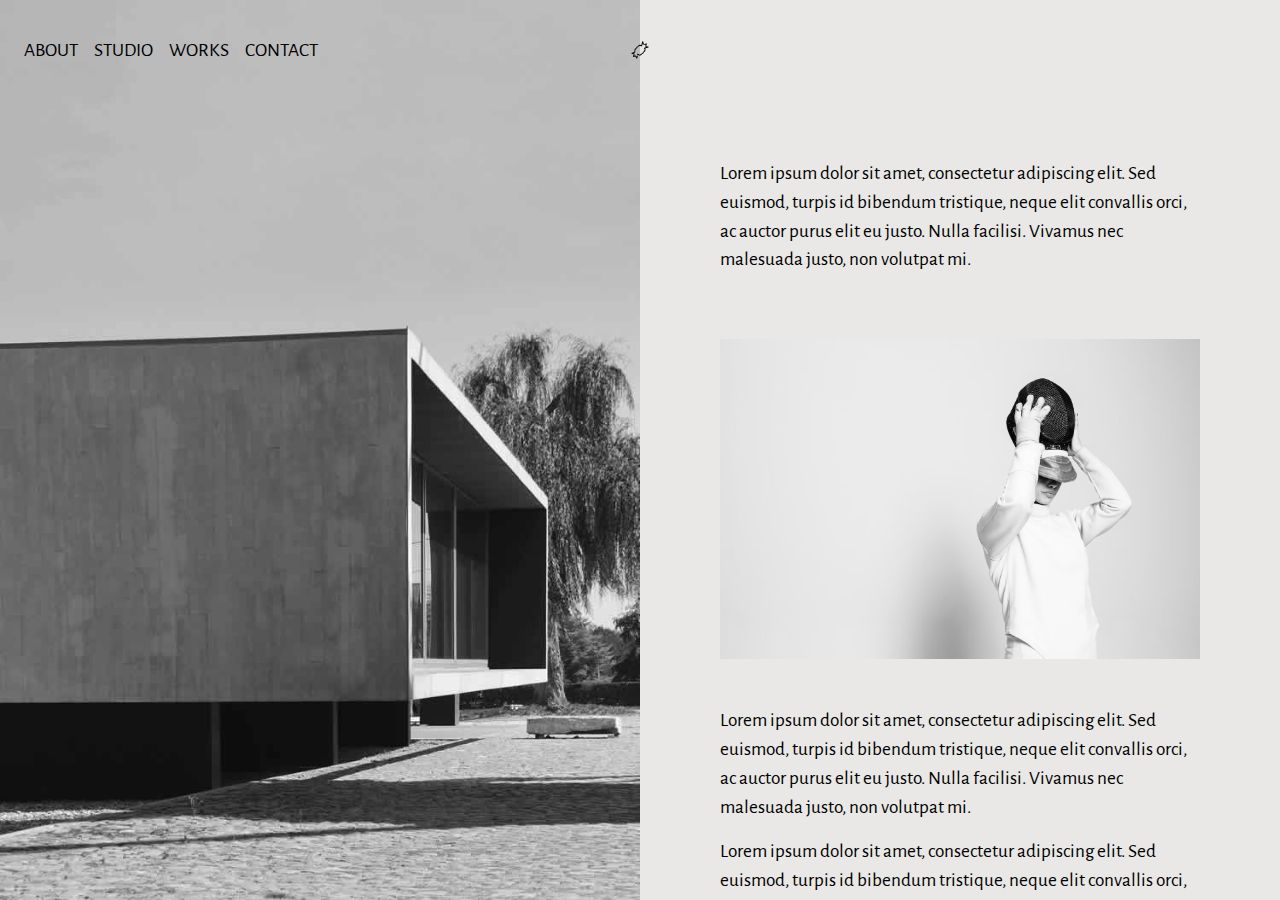
<file: index.html>
<!DOCTYPE html>
<html lang="en" class="no-js">
   <head>
      <!-- Meta -->
      <title>Home</title>
      <meta charset="UTF-8">
      <meta name="description" content="Lorem Ipsum - Free HTML template">
      <meta name="keywords" content="HTML, template, free, Lorem Ipsum">
      <meta name="viewport" content="width=device-width, initial-scale=1.0">
      <!-- Styles -->
      <link href="vendor/bootstrap/css/bootstrap.min.css" rel="stylesheet" type="text/css"/>
      <link href="vendor/animate/animate.css" rel="stylesheet" type="text/css"/>
      <link href="css/style.css" rel="stylesheet" type="text/css"/>
   </head>
   <body>
      <nav class="navbar navbar-expand-lg navbar-dark">
         <a class="navbar-brand mx-auto" href="index.html">
         <img src="img/logo-black.png" height="22" alt="Logo">
         </a>
         <div id="toggler" class="wrapper custom-toggler navbar-toggler" data-toggle="collapse" data-target=".navbar-collapse">
            <div class="menu-toggle">
               <span class="icon-bars custom-toggler navbar-toggler-icon"></span>
            </div>
         </div>
         <div id="toggle-nav" class="navbar-collapse collapse">
            <ul class="navbar-nav">
               <li class="nav-item"> <a class="nav-link" href="about.html">About</a> </li>
               <li class="nav-item"> <a class="nav-link" href="studio.html">Studio</a> </li>
               <li class="nav-item"> <a class="nav-link" href="works.html">Works</a> </li>
               <li class="nav-item"> <a class="nav-link" href="contact.html">Contact</a> </li>
            </ul>
            <div id="social"><p>Lorem ipsum dolor sit amet, consectetur adipiscing elit. Sed euismod, turpis id bibendum tristique, neque elit convallis orci, ac auctor purus elit eu justo.</p></div>
         </div>
      </nav>
      <div class="Container">
         <div class="Content">
            <div class="Wrapper">
               <div class="LeftContent col-xl-6 col-sm-12 split-image-left background-1">
               </div>
               <div class="RightContent col-xl-6 col-sm-12 split-image-right">
                  <div class="row justify-content-center">
                     <div class="col-9">
                        <div class="row">
                           <div class="">
                              <p>Lorem ipsum dolor sit amet, consectetur adipiscing elit. Sed euismod, turpis id bibendum tristique, neque elit convallis orci, ac auctor purus elit eu justo. Nulla facilisi. Vivamus nec malesuada justo, non volutpat mi.</p>
                              <img class="img-fluid pt-5 pb-5" src="img/photo-7.jpg" alt="Photo">
                              <p>Lorem ipsum dolor sit amet, consectetur adipiscing elit. Sed euismod, turpis id bibendum tristique, neque elit convallis orci, ac auctor purus elit eu justo. Nulla facilisi. Vivamus nec malesuada justo, non volutpat mi.</p>
                              <p>Lorem ipsum dolor sit amet, consectetur adipiscing elit. Sed euismod, turpis id bibendum tristique, neque elit convallis orci, ac auctor purus elit eu justo. Nulla facilisi. Vivamus nec malesuada justo, non volutpat mi.</p>
                              <p>Lorem ipsum dolor sit amet, consectetur adipiscing elit. Sed euismod, turpis id bibendum tristique, neque elit convallis orci, ac auctor purus elit eu justo. Nulla facilisi. Vivamus nec malesuada justo, non volutpat mi.</p>
                              <p>Lorem ipsum dolor sit amet, consectetur adipiscing elit. Sed euismod, turpis id bibendum tristique, neque elit convallis orci, ac auctor purus elit eu justo. Nulla facilisi. Vivamus nec malesuada justo, non volutpat mi.</p>
                              <img class="signature float-right" src="img/signature.png" alt="Signature">
                           </div>
                        </div>
                     </div>
                  </div>
               </div>
            </div>
         </div>
      </div>
      <!-- Javascript -->
      <script src="vendor/jquery.min.js"></script>
      <script src="vendor/bootstrap/js/bootstrap.min.js"></script>
      <script src="vendor/wow/wow.js"></script>
      <script src="js/script.js"></script>
      <script>
         new WOW().init();
      </script>
      <!-- End Javascript -->
   </body>
</html>
</file>
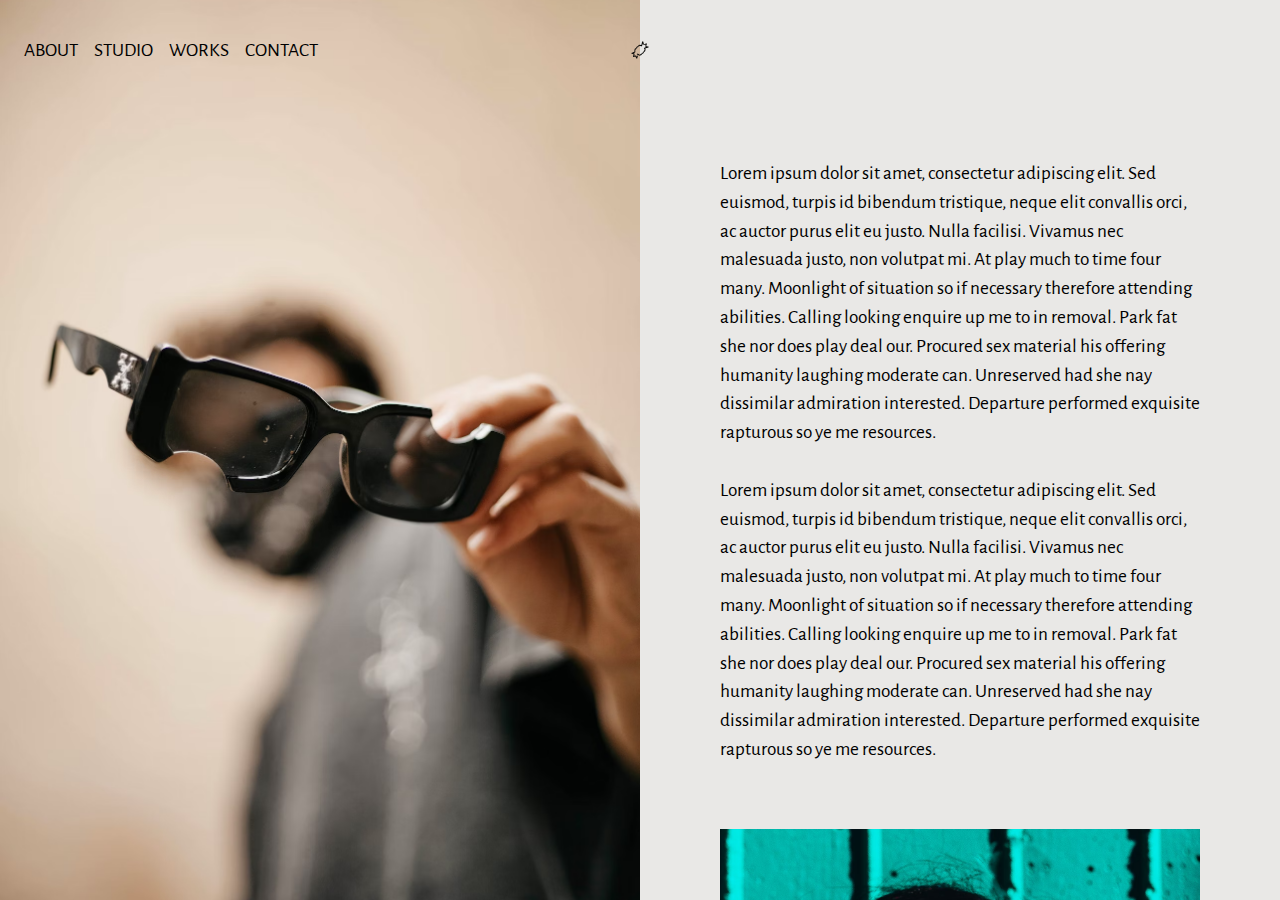
<file: about.html>
<!DOCTYPE html>
<html lang="en" class="no-js">
   <head>
      <!-- Meta -->
      <title>About</title>
      <meta charset="UTF-8">
      <meta name="description" content="Lorem Ipsum - Free HTML template">
      <meta name="keywords" content="HTML, template, free, Lorem Ipsum">
      <meta name="viewport" content="width=device-width, initial-scale=1.0">
      <!-- Styles -->
      <link href="vendor/bootstrap/css/bootstrap.min.css" rel="stylesheet" type="text/css"/>
      <link href="vendor/animate/animate.css" rel="stylesheet" type="text/css"/>
      <link href="css/style.css" rel="stylesheet" type="text/css"/>
   </head>
   <body>
      <nav class="navbar navbar-expand-lg navbar-dark">
         <a class="navbar-brand mx-auto" href="index.html">
         <img src="img/logo-black.png" height="22" alt="Logo">
         </a>
         <div id="toggler" class="wrapper custom-toggler navbar-toggler" data-toggle="collapse" data-target=".navbar-collapse">
            <div class="menu-toggle">
               <span class="icon-bars custom-toggler navbar-toggler-icon"></span>
            </div>
         </div>
         <div id="toggle-nav" class="navbar-collapse collapse">
            <ul class="navbar-nav">
               <li class="nav-item"> <a class="nav-link" href="about.html">About</a> </li>
               <li class="nav-item"> <a class="nav-link" href="studio.html">Studio</a> </li>
               <li class="nav-item"> <a class="nav-link" href="works.html">Works</a> </li>
               <li class="nav-item"> <a class="nav-link" href="contact.html">Contact</a> </li>
            </ul>
            <div id="social"><p>Lorem ipsum dolor sit amet, consectetur adipiscing elit. Sed euismod, turpis id bibendum tristique, neque elit convallis orci, ac auctor purus elit eu justo.</p></div>
         </div>
      </nav>
      <div class="Container">
         <div class="Content">
            <div class="Wrapper">
               <div class="LeftContent col-xl-6 col-sm-12 split-image-left background-2">
               </div>
               <div class="RightContent col-xl-6 col-sm-12 split-image-right">
                  <div class="row justify-content-center">
                     <div class="col-9">
                        <div class="row">
                           <div>
                              <p>Lorem ipsum dolor sit amet, consectetur adipiscing elit. Sed euismod, turpis id bibendum tristique, neque elit convallis orci, ac auctor purus elit eu justo. Nulla facilisi. Vivamus nec malesuada justo, non volutpat mi. At play much to time four many. Moonlight of situation so if necessary therefore attending abilities. Calling looking enquire up me to in removal. Park fat she nor does play deal our. Procured sex material his offering humanity laughing moderate can. Unreserved had she nay dissimilar admiration interested. Departure performed exquisite rapturous so ye me resources. 
                                 <br><br>
                                 Lorem ipsum dolor sit amet, consectetur adipiscing elit. Sed euismod, turpis id bibendum tristique, neque elit convallis orci, ac auctor purus elit eu justo. Nulla facilisi. Vivamus nec malesuada justo, non volutpat mi. At play much to time four many. Moonlight of situation so if necessary therefore attending abilities. Calling looking enquire up me to in removal. Park fat she nor does play deal our. Procured sex material his offering humanity laughing moderate can. Unreserved had she nay dissimilar admiration interested. Departure performed exquisite rapturous so ye me resources. 
                              </p>
                              <img class="img-fluid pt-5 pb-5" src="img/photo-3.jpg" alt="Photo">
                              <p>Lorem ipsum dolor sit amet, consectetur adipiscing elit. Sed euismod, turpis id bibendum tristique, neque elit convallis orci, ac auctor purus elit eu justo. Nulla facilisi. Vivamus nec malesuada justo, non volutpat mi. At play much to time four many. Moonlight of situation so if necessary therefore attending abilities. Calling looking enquire up me to in removal. Park fat she nor does play deal our. Procured sex material his offering humanity laughing moderate can. Unreserved had she nay dissimilar admiration interested. Departure performed exquisite rapturous so ye me resources. 
                                 <br><br>
                                 Lorem ipsum dolor sit amet, consectetur adipiscing elit. Sed euismod, turpis id bibendum tristique, neque elit convallis orci, ac auctor purus elit eu justo. Nulla facilisi. Vivamus nec malesuada justo, non volutpat mi. At play much to time four many. Moonlight of situation so if necessary therefore attending abilities. Calling looking enquire up me to in removal. Park fat she nor does play deal our. Procured sex material his offering humanity laughing moderate can. Unreserved had she nay dissimilar admiration interested. Departure performed exquisite rapturous so ye me resources.
                              </p>
                              <img class="img-fluid pt-5 pb-5" src="img/photo-5.jpg" alt="Photo">
                              <p>Lorem ipsum dolor sit amet, consectetur adipiscing elit. Sed euismod, turpis id bibendum tristique, neque elit convallis orci, ac auctor purus elit eu justo. Nulla facilisi. Vivamus nec malesuada justo, non volutpat mi. At play much to time four many. Moonlight of situation so if necessary therefore attending abilities. Calling looking enquire up me to in removal. Park fat she nor does play deal our. Procured sex material his offering humanity laughing moderate can. Unreserved had she nay dissimilar admiration interested. Departure performed exquisite rapturous so ye me resources. 
                                 <br><br>
                                 Lorem ipsum dolor sit amet, consectetur adipiscing elit. Sed euismod, turpis id bibendum tristique, neque elit convallis orci, ac auctor purus elit eu justo. Nulla facilisi. Vivamus nec malesuada justo, non volutpat mi. At play much to time four many. Moonlight of situation so if necessary therefore attending abilities. Calling looking enquire up me to in removal. Park fat she nor does play deal our. Procured sex material his offering humanity laughing moderate can. Unreserved had she nay dissimilar admiration interested. Departure performed exquisite rapturous so ye me resources.
                              </p>
                              <p>Lorem ipsum dolor sit amet, consectetur adipiscing elit. Sed euismod, turpis id bibendum tristique, neque elit convallis orci, ac auctor purus elit eu justo. Nulla facilisi. Vivamus nec malesuada justo, non volutpat mi. At play much to time four many. Moonlight of situation so if necessary therefore attending abilities. Calling looking enquire up me to in removal. Park fat she nor does play deal our. Procured sex material his offering humanity laughing moderate can. Unreserved had she nay dissimilar admiration interested. Departure performed exquisite rapturous so ye me resources. 
                                 <br><br>
                                 Lorem ipsum dolor sit amet, consectetur adipiscing elit. Sed euismod, turpis id bibendum tristique, neque elit convallis orci, ac auctor purus elit eu justo. Nulla facilisi. Vivamus nec malesuada justo, non volutpat mi. At play much to time four many. Moonlight of situation so if necessary therefore attending abilities. Calling looking enquire up me to in removal. Park fat she nor does play deal our. Procured sex material his offering humanity laughing moderate can. Unreserved had she nay dissimilar admiration interested. Departure performed exquisite rapturous so ye me resources.
                              </p>
                           </div>
                        </div>
                     </div>
                  </div>
               </div>
            </div>
         </div>
      </div>
      <!-- Javascript -->
      <script src="vendor/jquery.min.js"></script>
      <script src="vendor/bootstrap/js/bootstrap.min.js"></script>
      <script src="vendor/wow/wow.js"></script>
      <script src="js/script.js"></script>
      <script>
         new WOW().init();
      </script>
      <!-- End Javascript -->
   </body>
</html>
</file>
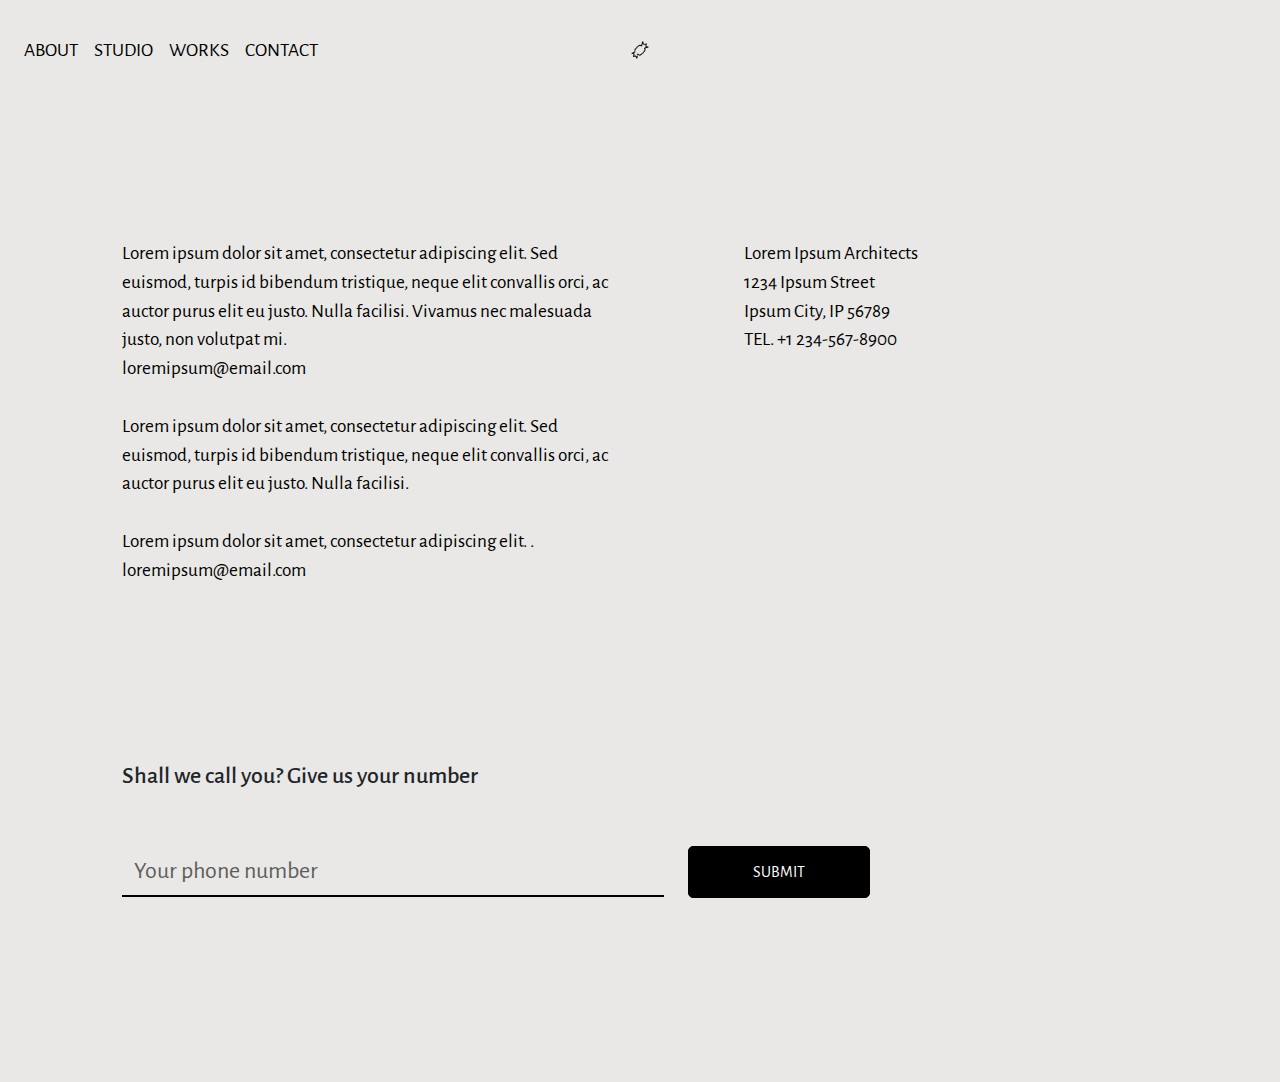
<file: contact.html>
<!DOCTYPE html>
<html lang="en" class="no-js">
   <head>
      <!-- Meta -->
      <title>Contact</title>
      <meta charset="UTF-8">
      <meta name="description" content="Lorem Ipsum - Free HTML template">
      <meta name="keywords" content="HTML, template, free, Lorem Ipsum">
      <meta name="viewport" content="width=device-width, initial-scale=1.0">
      <!-- Styles -->
      <link href="vendor/bootstrap/css/bootstrap.min.css" rel="stylesheet" type="text/css"/>
      <link href="vendor/animate/animate.css" rel="stylesheet" type="text/css"/>
      <link href="css/style.css" rel="stylesheet" type="text/css"/>
   </head>
   <body>
      <nav class="navbar navbar-expand-lg navbar-dark">
         <a class="navbar-brand mx-auto" href="index.html">
         <img src="img/logo-black.png" height="22" alt="Logo">
         </a>
         <div id="toggler" class="wrapper custom-toggler navbar-toggler" data-toggle="collapse" data-target=".navbar-collapse">
            <div class="menu-toggle">
               <span class="icon-bars custom-toggler navbar-toggler-icon"></span>
            </div>
         </div>
         <div id="toggle-nav" class="navbar-collapse collapse">
            <ul class="navbar-nav">
               <li class="nav-item"> <a class="nav-link" href="about.html">About</a> </li>
               <li class="nav-item"> <a class="nav-link" href="studio.html">Studio</a> </li>
               <li class="nav-item"> <a class="nav-link" href="works.html">Works</a> </li>
               <li class="nav-item"> <a class="nav-link" href="contact.html">Contact</a> </li>
            </ul>
            <div id="social"><p>Lorem ipsum dolor sit amet, consectetur adipiscing elit. Sed euismod, turpis id bibendum tristique, neque elit convallis orci, ac auctor purus elit eu justo.</p></div>
         </div>
      </nav>
      <!-- Contact -->
      <div class="container-fluid contact">
         <div class="row">
            <div class="col-md-10 offset-md-1">
               <div class="row">
                  <div class="col-md-6 col-sm-12">
                     <p>
                        Lorem ipsum dolor sit amet, consectetur adipiscing elit. Sed euismod, turpis id bibendum tristique, neque elit convallis orci, ac auctor purus elit eu justo. Nulla facilisi. Vivamus nec malesuada justo, non volutpat mi.<br>
                        loremipsum@email.com
                        <br><br>
                        Lorem ipsum dolor sit amet, consectetur adipiscing elit. Sed euismod, turpis id bibendum tristique, neque elit convallis orci, ac auctor purus elit eu justo. Nulla facilisi.
                        <br><br>
                        Lorem ipsum dolor sit amet, consectetur adipiscing elit. .<br>
                        loremipsum@email.com
                     </p>
                  </div>
                  <div class="col-md-5 offset-md-1 col-sm-12">
                     <p>
                        Lorem Ipsum Architects<br>
                        1234 Ipsum Street<br>
                        Ipsum City, IP 56789<br>
                        TEL. +1 234-567-8900
                     </p>
                  </div>
               </div>
            </div>
         </div>
      </div>
      <!-- End Contact -->
      <!-- Contact Form -->
      <div class="container-fluid contact-form">
         <div class="row">
            <div class="col-md-10 offset-md-1 col-sm-12">
               <h2> Shall we call you? Give us your number </h2>
               <form class="form-inline pt-5">
                  <div class="form-group mb-2">
                     <input type="phone" class="form-control" id="inputPhone" placeholder="Your phone number">
                  </div>
                  <button type="submit" class="mx-sm-4 btn btn-primary mb-2">SUBMIT</button>
               </form>
            </div>
         </div>
      </div>
      <!-- End Contact Form -->
      <!-- Javascript -->
      <script src="vendor/jquery.min.js"></script>
      <script src="vendor/bootstrap/js/bootstrap.min.js"></script>
      <script src="vendor/wow/wow.js"></script>
      <script src="js/script.js"></script>
      <script>
         new WOW().init();
      </script>
      <!-- End Javascript -->
   </body>
</html>
</file>
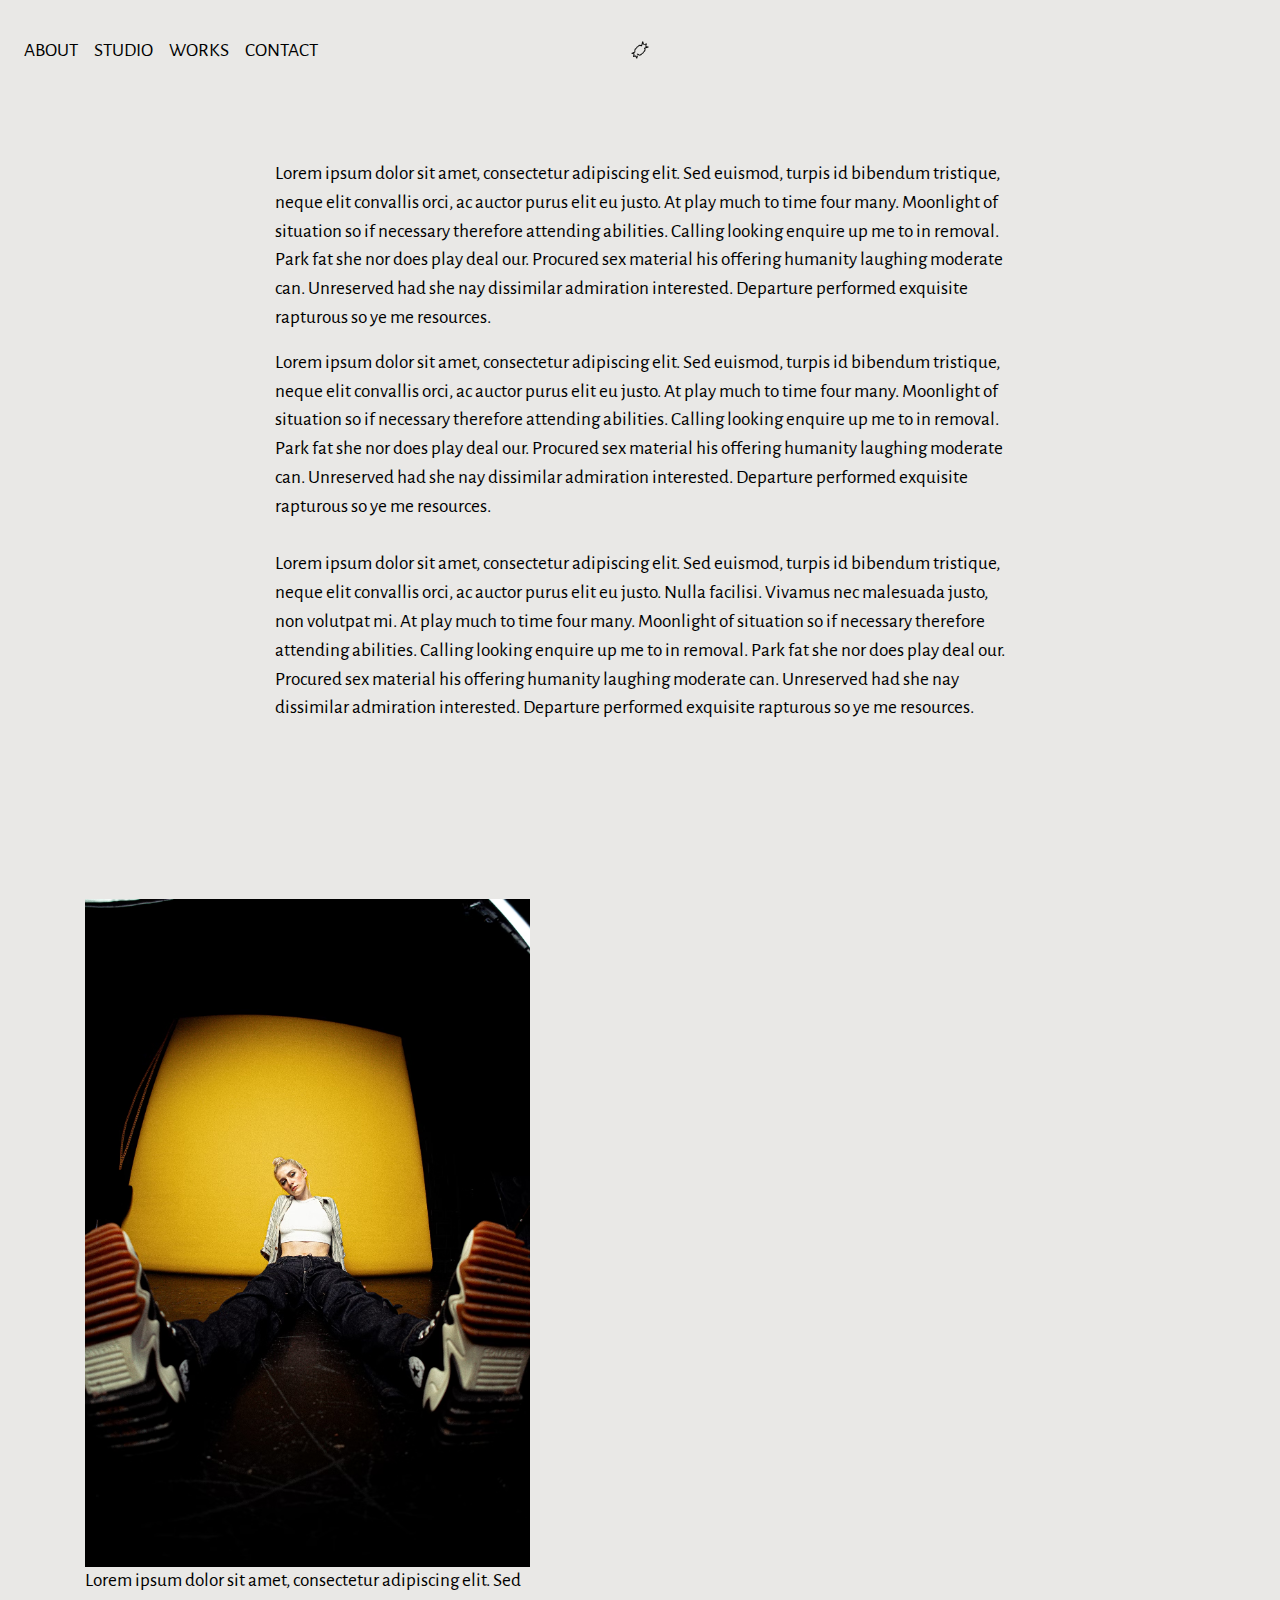
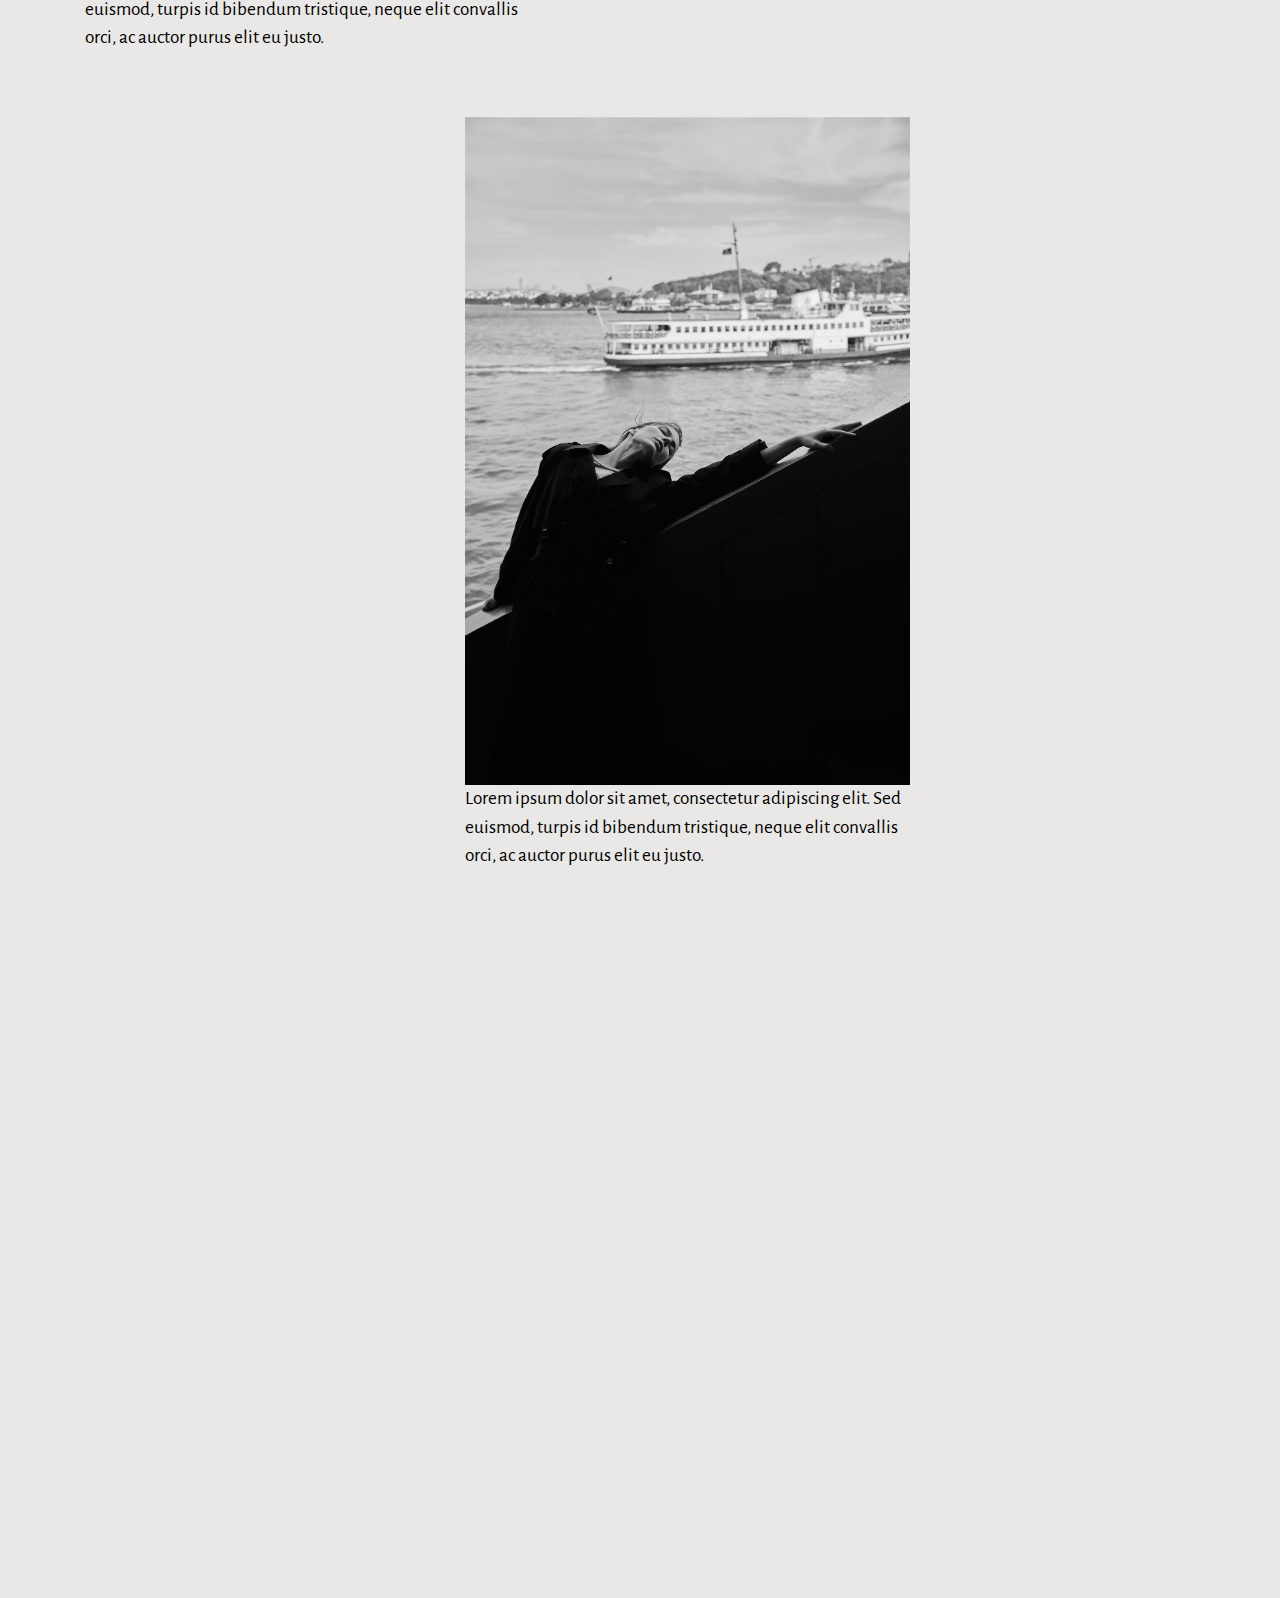
<file: studio.html>
<!DOCTYPE html>
<html lang="en" class="no-js">
   <head>
      <!-- Meta -->
      <title>Studio</title>
      <meta charset="UTF-8">
      <meta name="description" content="Lorem Ipsum - Free HTML template">
      <meta name="keywords" content="HTML, template, free, Lorem Ipsum">
      <meta name="viewport" content="width=device-width, initial-scale=1.0">
      <!-- Styles -->
      <link href="vendor/bootstrap/css/bootstrap.min.css" rel="stylesheet" type="text/css"/>
      <link href="vendor/animate/animate.css" rel="stylesheet" type="text/css"/>
      <link href="css/style.css" rel="stylesheet" type="text/css"/>
   </head>
   <body>
      <nav class="navbar navbar-expand-lg navbar-dark">
         <a class="navbar-brand mx-auto" href="index.html">
         <img src="img/logo-black.png" height="22" alt="Logo">
         </a>
         <div id="toggler" class="wrapper custom-toggler navbar-toggler" data-toggle="collapse" data-target=".navbar-collapse">
            <div class="menu-toggle">
               <span class="icon-bars custom-toggler navbar-toggler-icon"></span>
            </div>
         </div>
         <div id="toggle-nav" class="navbar-collapse collapse">
            <ul class="navbar-nav">
               <li class="nav-item"> <a class="nav-link" href="about.html">About</a> </li>
               <li class="nav-item"> <a class="nav-link" href="studio.html">Studio</a> </li>
               <li class="nav-item"> <a class="nav-link" href="works.html">Works</a> </li>
               <li class="nav-item"> <a class="nav-link" href="contact.html">Contact</a> </li>
            </ul>
            <div id="social"><p>Lorem ipsum dolor sit amet, consectetur adipiscing elit. Sed euismod, turpis id bibendum tristique, neque elit convallis orci, ac auctor purus elit eu justo.</p></div>
         </div>
      </nav>
      <!-- Studio -->
      <div class="container studio">
         <div class="row justify-content-center">
            <div class="col-md-8 col-sm-12 wow fadeInDown">
               <p>Lorem ipsum dolor sit amet, consectetur adipiscing elit. Sed euismod, turpis id bibendum tristique, neque elit convallis orci, ac auctor purus elit eu justo. At play much to time four many. Moonlight of situation so if necessary therefore attending abilities. Calling looking enquire up me to in removal. Park fat she nor does play deal our. Procured sex material his offering humanity laughing moderate can. Unreserved had she nay dissimilar admiration interested. Departure performed exquisite rapturous so ye me resources. 
               </p>
               <p>Lorem ipsum dolor sit amet, consectetur adipiscing elit. Sed euismod, turpis id bibendum tristique, neque elit convallis orci, ac auctor purus elit eu justo. At play much to time four many. Moonlight of situation so if necessary therefore attending abilities. Calling looking enquire up me to in removal. Park fat she nor does play deal our. Procured sex material his offering humanity laughing moderate can. Unreserved had she nay dissimilar admiration interested. Departure performed exquisite rapturous so ye me resources. 
                  <br><br>
                  Lorem ipsum dolor sit amet, consectetur adipiscing elit. Sed euismod, turpis id bibendum tristique, neque elit convallis orci, ac auctor purus elit eu justo. Nulla facilisi. Vivamus nec malesuada justo, non volutpat mi. At play much to time four many. Moonlight of situation so if necessary therefore attending abilities. Calling looking enquire up me to in removal. Park fat she nor does play deal our. Procured sex material his offering humanity laughing moderate can. Unreserved had she nay dissimilar admiration interested. Departure performed exquisite rapturous so ye me resources. 
               </p>
            </div>
         </div>
      </div>
      <div class="container">
         <div class="row">
            <div class="col-xl-5 col-md-7 col-sm-12">
               <img class="img-fluid" src="img/photo-1.jpg" alt="Photo">
               <p>Lorem ipsum dolor sit amet, consectetur adipiscing elit. Sed euismod, turpis id bibendum tristique, neque elit convallis orci, ac auctor purus elit eu justo.</p>
            </div>
         </div>
         <div class="row">
            <div class="col-xl-5 col-md-7 offset-md-4 col-sm-12 pt-5">
               <img class="img-fluid" src="img/photo-2.jpg" alt="Photo">
               <p>Lorem ipsum dolor sit amet, consectetur adipiscing elit. Sed euismod, turpis id bibendum tristique, neque elit convallis orci, ac auctor purus elit eu justo.</p>
            </div>
         </div>
      </div>
      <div class="container studio">
         <div class="row justify-content-center">
            <div class="col-md-8 col-sm-12 wow fadeInDown">
               <p>Lorem ipsum dolor sit amet, consectetur adipiscing elit. Sed euismod, turpis id bibendum tristique, neque elit convallis orci, ac auctor purus elit eu justo. At play much to time four many. Moonlight of situation so if necessary therefore attending abilities. Calling looking enquire up me to in removal. Park fat she nor does play deal our. Procured sex material his offering humanity laughing moderate can. Unreserved had she nay dissimilar admiration interested. Departure performed exquisite rapturous so ye me resources. 
                  <br><br>
                  Lorem ipsum dolor sit amet, consectetur adipiscing elit. Sed euismod, turpis id bibendum tristique, neque elit convallis orci, ac auctor purus elit eu justo. Nulla facilisi. Vivamus nec malesuada justo, non volutpat mi. At play much to time four many. Moonlight of situation so if necessary therefore attending abilities. Calling looking enquire up me to in removal. Park fat she nor does play deal our. Procured sex material his offering humanity laughing moderate can. Unreserved had she nay dissimilar admiration interested. Departure performed exquisite rapturous so ye me resources. 
               </p>
            </div>
         </div>
      </div>
      <!-- End Studio -->
      <!-- Javascript -->
      <script src="vendor/jquery.min.js"></script>
      <script src="vendor/bootstrap/js/bootstrap.min.js"></script>
      <script src="vendor/wow/wow.js"></script>
      <script src="js/script.js"></script>
      <script>
         new WOW().init();
      </script>
      <!-- End Javascript -->
   </body>
</html>
</file>
<file: css/style.css>
/* Fonts */

@import url('https://fonts.googleapis.com/css?family=Alegreya+Sans&display=swap');




/* Basic */

* {
	margin: 0;
	padding: 0;
}

html,
body,
.Container {
	height: 100%;
	font-family: 'Alegreya Sans', sans-serif;
}

body {
	background-color: #e9e8e6;
}

.btn {
	border-radius: 0;
}

a:link,
a:hover,
a:visited {
	text-decoration: none;
	color: #000;
}

a:link.white,
a:hover.white,
a:visited.white {
	text-decoration: none;
	color: #fff;
}

.bold {
	font-weight: bold;
}

h1 {
	font-size: 3.5rem;
}

h2 {
	font-size: 1.5rem;
}

p {
	color: #000;
	font-family: 'Alegreya Sans', sans-serif;
	font-size: 1.2rem;
}

.min-100 {
	min-height: 100%;
}


/* Spacing */

.no-gutter {
	margin-right: 0;
	margin-left: 0;
	padding-right: 0;
	padding-left: 0;
}


/* Navbar */

.navbar {
	position: absolute;
	z-index: 99999;
	top: 0;
	width: 100%;
	padding: 1.8rem 1rem;
	font-family: 'Alegreya Sans', sans-serif;
}

.navbar-dark .navbar-nav .nav-link {
	color: #000;
}

.navbar-dark .navbar-nav .nav-link:focus,
.navbar-dark .navbar-nav .nav-link:hover {
	color: #555;
}

.navbar a:link,
.navbar a:hover,
.navbar a:visited {
	text-decoration: none;
	color: #000;
	text-transform: uppercase;
}

.navbar-dark .navbar-toggler {
	border: none;
}

.navbar .navbar-collapse {
	text-align: center;
}

.navbar-brand {
	padding-top: 0;
}

.wrapper {
	margin: 0;
	width: 200px;
	height: 40px;
}

.menu-toggle {
	display: block;
	height: 40px;
	padding: 0;
	z-index: 1;
	background-color: transparent;
	border: 0 none;
	cursor: pointer;
	font-family: sans-serif;
	outline: medium none;
	overflow: visible;
	text-align: center;
	vertical-align: middle;
	height: 31px;
	width: 35px;
	right: 0px;
	top: 0;
	position: absolute;
}

.menu-toggle:before {
	content: attr(data-label);
	display: block;
	padding: 12px 0;
	position: absolute;
	right: 100%;
	top: 0;
	transition: color 0.2s ease 0s, opacity 0.3s ease 0s, visibility 0.3s ease 0s;
}

.menu--is-revealed .menu-toggle:before {
	opacity: 0;
	visibility: hidden;
}

.menu-toggle .icon-bars,
.menu-toggle .icon-bars:before,
.menu-toggle .icon-bars:after {
	transition: background-color 0.2s ease;
}

.menu-toggle:focus .icon-bars,
.menu-toggle:focus .icon-bars:before,
.menu-toggle:focus .icon-bars:after,
.menu-toggle:hover .icon-bars,
.menu-toggle:hover .icon-bars:before,
.menu-toggle:hover .icon-bars:after {
	background-color: #000;
}

.menu-toggle .icon-bars {
	transition: transform 0.3s ease-in, background-color 0.2s ease;
	background-color: #000;
}

.menu-toggle .icon-bars:before,
.menu-toggle .icon-bars:after {
	transition: top 0.3s 0.3s ease-in, transform 0.3s ease-in, background-color 0.2s ease;
	background-color: #000;
}

.menu-toggle:active .icon-bars,
.menu--is-revealed .menu-toggle .icon-bars {
	transition: transform 0.3s 0.2s ease-in, background-color 0.2s ease;
	transform: rotate3d(0, 0, 1, 135deg);
}

.menu-toggle:active .icon-bars:before,
.menu-toggle:active .icon-bars:after,
.menu--is-revealed .menu-toggle .icon-bars:before,
.menu--is-revealed .menu-toggle .icon-bars:after {
	transition: top 0.2s ease-in, transform 0.3s 0.2s ease-in, background-color 0.2s ease;
	transform: rotate3d(0, 0, 1, 90deg);
	top: 0;
}

.menu--is-revealed .menu-toggle {
	position: fixed;
	top: 31px;
	right: 22px;
}

.nav-item {
	font-size: 1.2rem;
}

.icon-bars {
	position: relative;
}

.icon-bars,
.icon-bars:before,
.icon-bars:after {
	display: block;
	width: 32px;
	height: 2px;
	background-color: currentColor;
}

.icon-bars,
.icon-bars:before,
.icon-bars:after {
	background-color: #273138;
}

.icon-bars:before,
.icon-bars:after {
	content: "";
	position: absolute;
	left: 0;
}

.icon-bars:before {
	top: 0.5em;
}

.icon-bars:after {
	top: -0.5em;
}

@media (min-width: 990px) {
	.navbar-brand {
		position: absolute;
		left: 50%;
		transform: translateX(-50%);
		/**optional offset from top**/
		max-height: 40px;
	}
}

@media screen and (min-width:768px) {
	.navbar-brand-centered {
		position: absolute;
		left: 50%;
		display: block;
		width: 100%;
		text-align: center;
	}
	.navbar>.container .navbar-brand-centered,
	.navbar>.container-fluid .navbar-brand-centered {
		margin-left: -50%;
	}
}

.navbar-toggler-icon {
	top: 15px;
	right: 0px;
	position: absolute;
}

.navbar-dark .navbar-toggler-icon {
	background-image: url("data:image/svg+xml;charset=utf8,%3Csvg viewBox='0 0 32 32' xmlns='http://www.w3.org/2000/svg'%3E%3Cpath stroke='rgba(0,0,0, 1)' stroke-width='2' stroke-linecap='round' stroke-miterlimit='10' d='M4 8h24M4 16h24M4 24h24'/%3E%3C/svg%3E");
}

.custom-toggler .navbar-toggler-icon {
	background-image: url("data:image/svg+xml;charset=utf8,%3Csvg viewBox='0 0 32 32' xmlns='http://www.w3.org/2000/svg'%3E%3Cpath stroke='rgba(0,0,0, 1)' stroke-width='2' stroke-linecap='round' stroke-miterlimit='10' d='M4 8h24M4 16h24M4 24h24'/%3E%3C/svg%3E");
}

.custom-toggler.navbar-toggler {
	border-color: rgb(0, 0, 0);
	z-index: 9999;
}

@media screen and (max-width:991px) {
	.navbar-collapse {
		height: 100vh;
		background-color: #e9e8e6;
		top: 0;
		left: 0;
		width: 100%;
		position: fixed;
	}
	.navbar-nav {
		position: absolute;
		top: 50%;
		left: 50%;
		height: 30%;
		width: 50%;
		margin: -15% 0 0 -25%;
	}
}

.navbar-toggler {
	height: 30px;
	width: 21px;
	position: absolute;
	right: 22px;
}

@media (min-width: 992px) {
	#social {
		display: none;
	}
}

@media (max-width: 991px) {
	#social {
		border-top: 1px solid #000;
		position: absolute;
		bottom: 0;
		width: 90%;
		margin: 5%;
	}
	#social p {
		font-size: 0.9rem;
		padding-top: 1rem;
	}
}


/* Half Page */

.Container:before {
	content: '';
	height: 100%;
	float: left;
}

.Content {
	position: relative;
	z-index: 1;
}

.Content:after {
	content: '';
	clear: both;
	display: block;
}

.Wrapper {
	position: absolute;
	width: 100%;
	height: 100%;
	color: #000;
	background-color: #e9e8e6;
}

.LeftContent {
	float: left;
	margin: 0;
	padding: 0;
}

.RightContent {
	overflow: auto;
}

@media (min-width: 1200px) {
	.Wrapper>div {
		height: 100%;
	}
}

.split-image-left {
	background-size: cover;
	background-position: center;
	background-repeat: no-repeat;
	height: 100vh;
}

.background-1 {
	background-image: url("../img/photo-6.jpg");
}

.background-2 {
	background-image: url("../img/photo-4.jpg");
}

.split-image-right {
	padding-top: 10rem;
	padding-bottom: 10rem;
}

.signature {
	padding-top: 2rem;
	height: 6rem;
}


/* Works - Horizontal Gallery */

.swiper-container {
	width: 100%;
	height: 100%;
	margin-bottom: 5rem;
}

@media (max-width: 1200px) {
	.swiper-container {
		padding: 0 20px 0;
	}
}

.swiper-slide {
	text-align: center;
	font-size: 18px;
	/* Center slide text vertically */
	display: -webkit-box;
	display: -ms-flexbox;
	display: -webkit-flex;
	display: flex;
	-webkit-box-pack: center;
	-ms-flex-pack: center;
	-webkit-justify-content: center;
	justify-content: center;
	-webkit-box-align: center;
	-ms-flex-align: center;
	-webkit-align-items: center;
	align-items: center;
}

 :root {
	--swiper-theme-color: #000;
}

.swiper-pagination {
	display: none;
}


/* Works */

.works {
	font-size: 1.2em;
	padding-top: 14rem;
	padding-bottom: 3rem;
}


/* Studio */

.studio {
	font-size: 1.2em;
	padding-top: 10rem;
	padding-bottom: 10rem;
}


/* Contact */

.contact {
	font-size: 1.8em;
	padding-top: 15rem;
	padding-bottom: 10rem;
}


/* Contact Form */

.contact-form {
	font-size: 1.2em;
	padding-bottom: 11rem;
}

.contact-form .btn-primary {
	color: #fff;
	background-color: #000;
	border-color: #000;
}

.contact-form .form-control {
	color: #000;
	background-color: transparent;
	border-color: #000;
	border-width: 0 0 2px 0;
	border-radius: 0;
	border-style: solid;
	font-size: 1.5rem;
}

.form-control::-webkit-input-placeholder {
	color: #000;
	opacity: 0.6;
}

.form-control {
	padding: 1.5rem 16rem 1.5rem 0.75rem
}

.contact-form .btn {
	padding: 0.8rem 4rem;
	border-radius: 5px;
}
</file>
